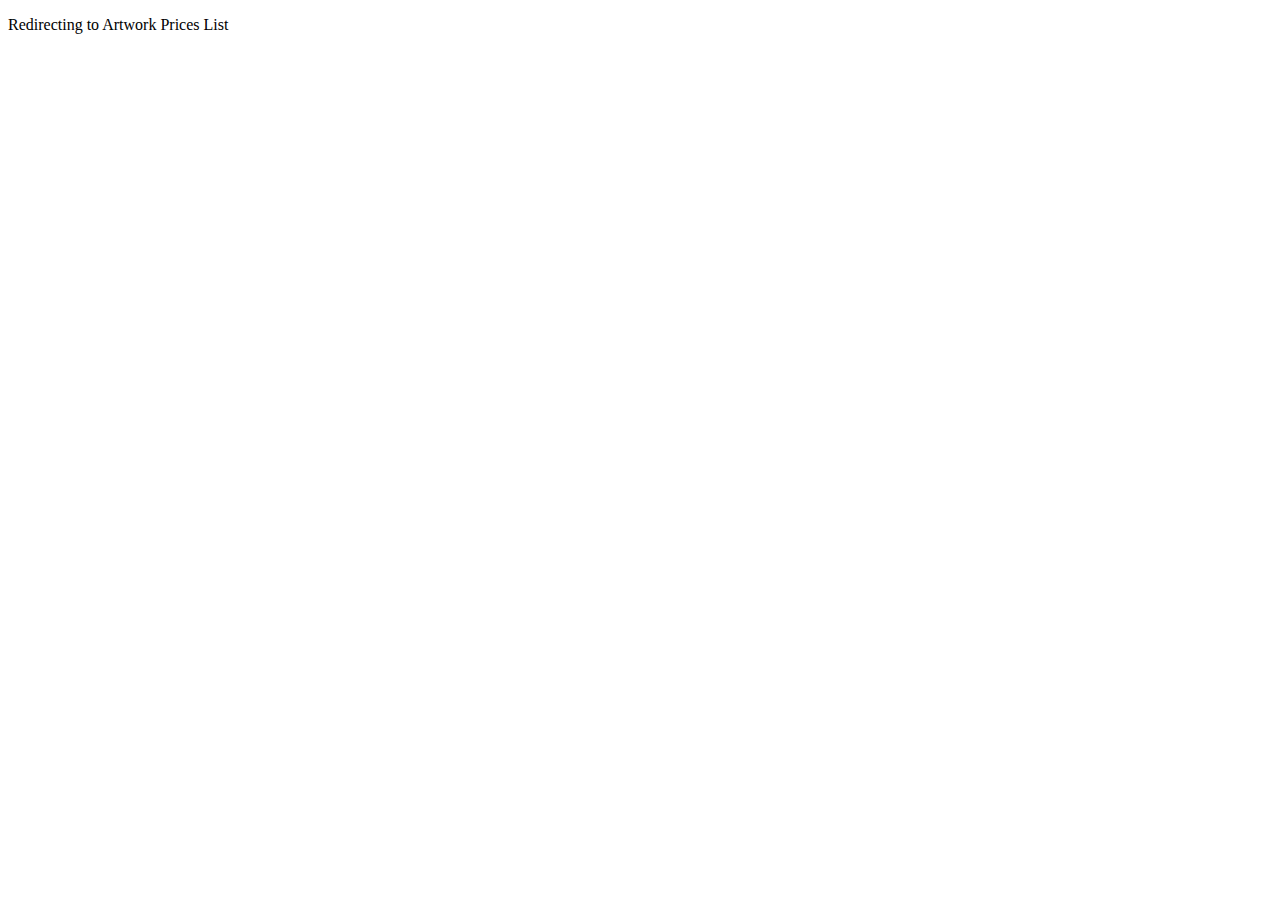
<file: artprices.html>
<!DOCTYPE html>
<html>
    <head>
        <title>Redirecting to Commish Prices List</title>
     <meta charset="UTF-8" />
     <meta http-equiv="refresh" content="3; URL=https://sites.google.com/view/japkozjad-commissions/commission-page-start" />
   </head>
   <body>
     <p>Redirecting to Artwork Prices List</p>
   </body>
</html>
</file>
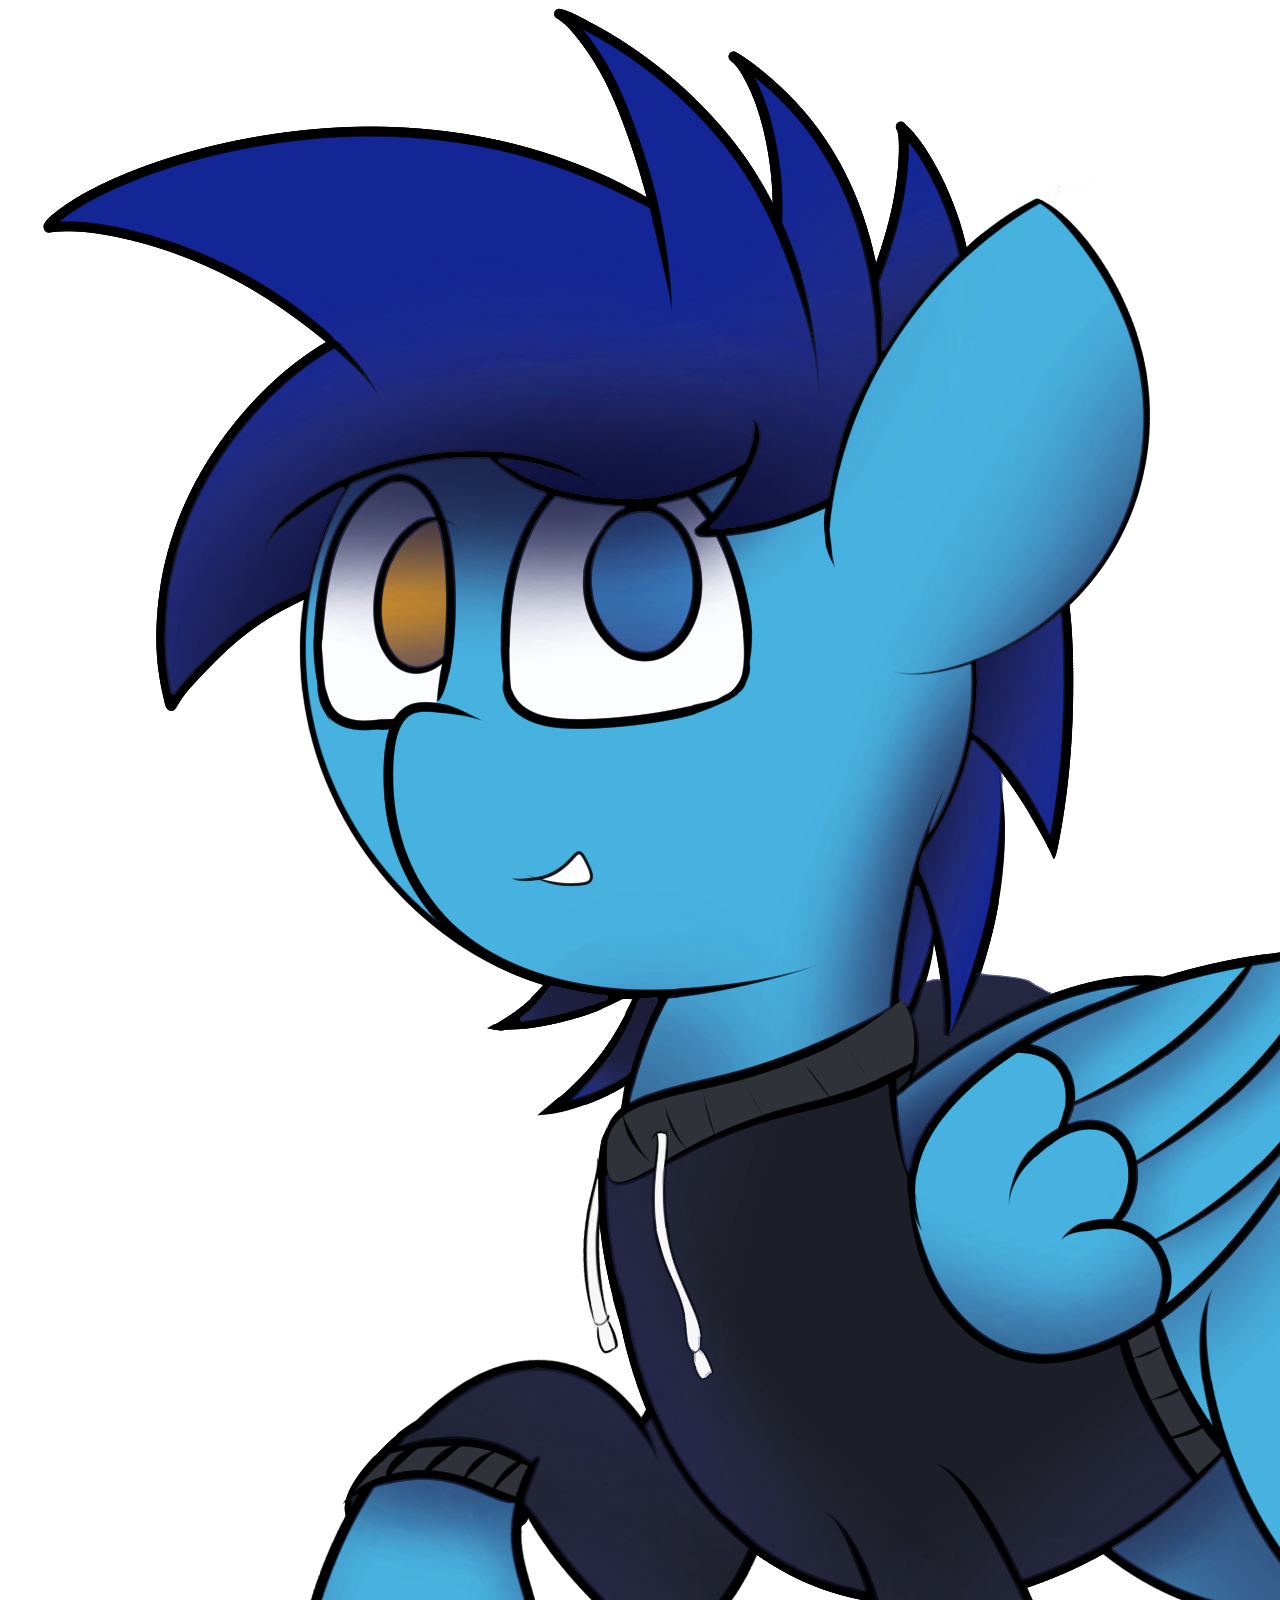
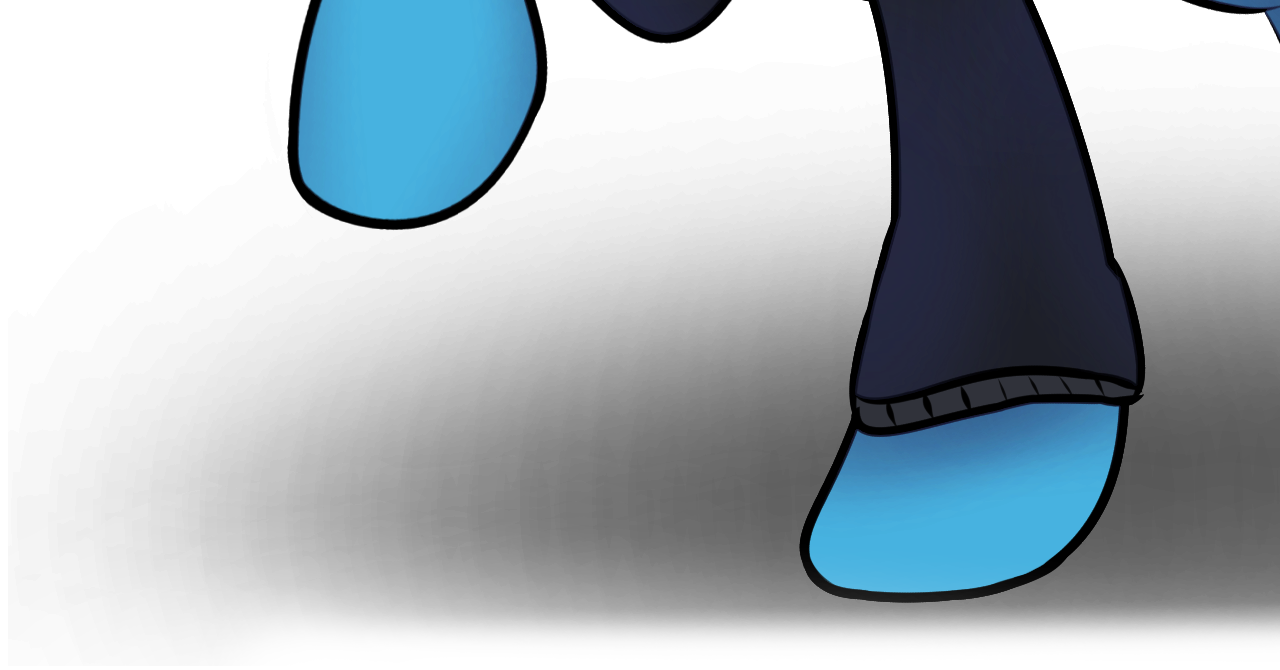
<file: modules/aboutmyoc/module.html>
<!DOCTYPE html>
<html>
    <style>
        .character-container {
            height: 500px;
            width: auto;
        }
    </style>
    <body>
        <div class="character-container">
            <img src="img/oc-img.png" usemap="#map" />
            <map name="map">
                <area shape="poly" coords="1305, 949, 1355, 863, 1450, 771, 1555, 710, 1646, 690, 1588, 740, 1552, 812, 1680, 736, 1857, 703, 1946, 711, 2011, 739, 1910, 769, 1810, 818, 1784, 839, 1898, 850, 2007, 913, 2085, 990, 2126, 1059, 2023, 993, 1981, 975, 2014, 1023, 2034, 1092, 2036, 1190, 2021, 1313, 1983, 1425, 1921, 1542, 1900, 1570, 1881, 1440, 1870, 1418, 1842, 1488, 1791, 1562, 1720, 1645, 1703, 1650, 1733, 1566, 1742, 1437, 1723, 1346, 1690, 1383, 1638, 1420, 1613, 1435, 1644, 1357, 1662, 1245, 1648, 1133, 1602, 1050, 1540, 1011, 1461, 1006, 1388, 1031, 1365, 1055, 1335, 1042, 1340, 987, 1327, 952" title="Tail" />
                <area shape="poly" coords="543, 1100, 593, 1090, 625, 1069, 641, 1022, 661, 985, 626, 988, 606, 1037, 563, 1085" title="Hair" />
                <area shape="poly" coords="541, 973, 521, 999, 490, 1019, 571, 1007, 612, 987" title="Hair" />
                <area shape="poly" coords="1058, 599, 1062, 661, 1057, 746, 1050, 815, 1046, 839, 1015, 786, 993, 757, 992, 853, 972, 948, 945, 1023, 930, 922, 902, 1006, 888, 983, 904, 871, 942, 792, 968, 690, 965, 655, 1020, 628" title="Hair" />
                <area shape="poly" coords="42, 217, 95, 220, 178, 243, 234, 268, 294, 311, 326, 333, 301, 348, 260, 385, 223, 427, 191, 480, 165, 535, 156, 578, 152, 635, 155, 667, 163, 699, 178, 672, 208, 643, 245, 612, 288, 589, 301, 582, 314, 535, 332, 492, 342, 469, 425, 446, 476, 445, 486, 445, 498, 461, 541, 482, 592, 495, 643, 493, 690, 482, 733, 459, 743, 455, 718, 492, 698, 518, 693, 525, 744, 519, 803, 500, 821, 492, 838, 426, 860, 375, 893, 325, 922, 285, 956, 245, 932, 172, 895, 120, 895, 187, 874, 251, 868, 266, 842, 182, 803, 117, 754, 69, 732, 53, 758, 99, 767, 163, 770, 217, 733, 148, 668, 76, 587, 20, 552, 6, 597, 58, 628, 141, 648, 197, 573, 162, 431, 128, 340, 123, 217, 138, 126, 166, 76, 189" title="Hair" />
            </map>
        </div>
    </body>
</html>
</file>
